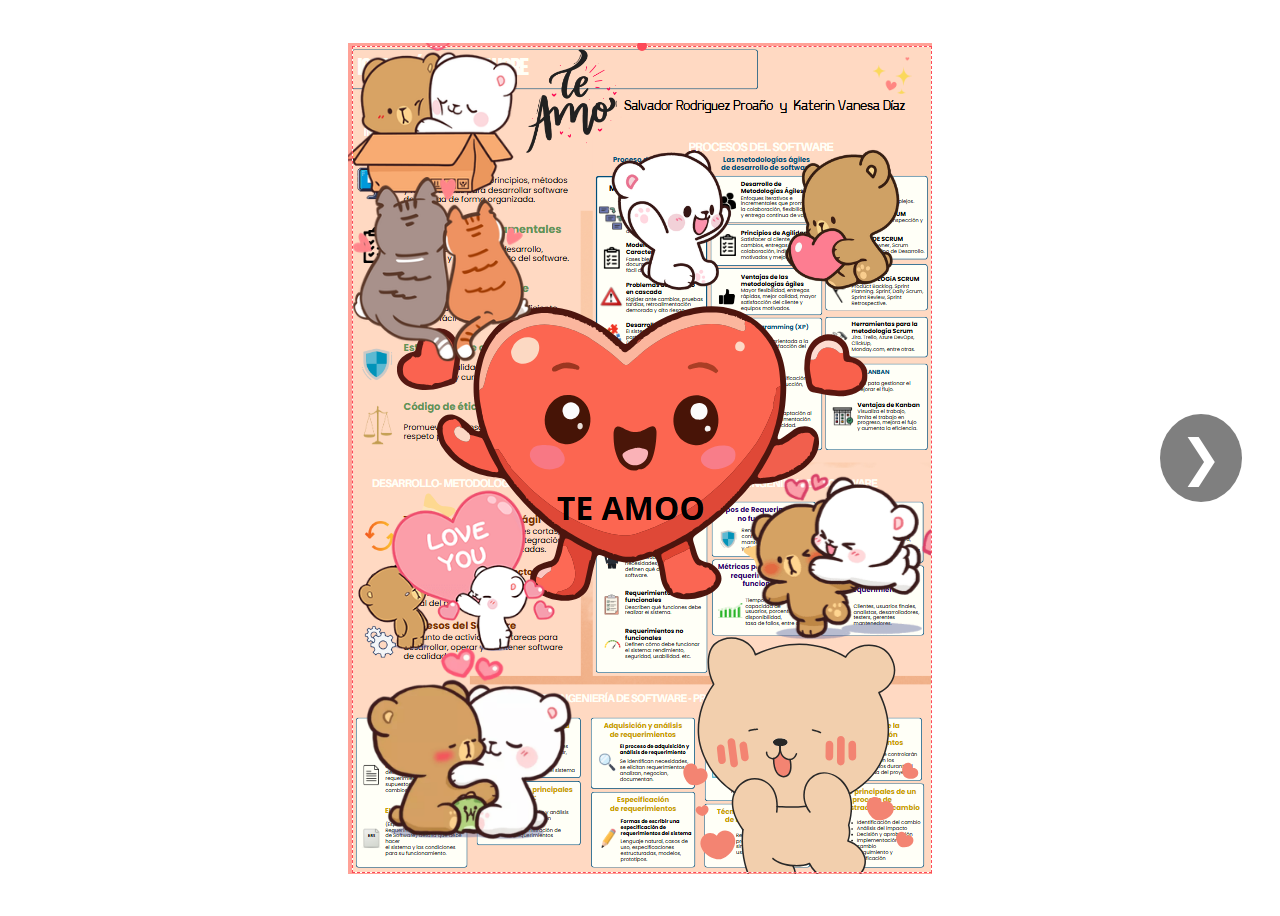
<file: index.html>
<!DOCTYPE html>
<html lang="es">
<head>
<meta charset="UTF-8">
<meta name="viewport" content="width=device-width, initial-scale=1.0">
<title>Portada</title>
<link rel="stylesheet" href="portada.css">
</head>
<body>

<div class="portada">
    <img src="img\image.png" alt="portada">

    <a href="contenido.html" class="flecha">❯</a>
</div>

</body>
</html>
</file>
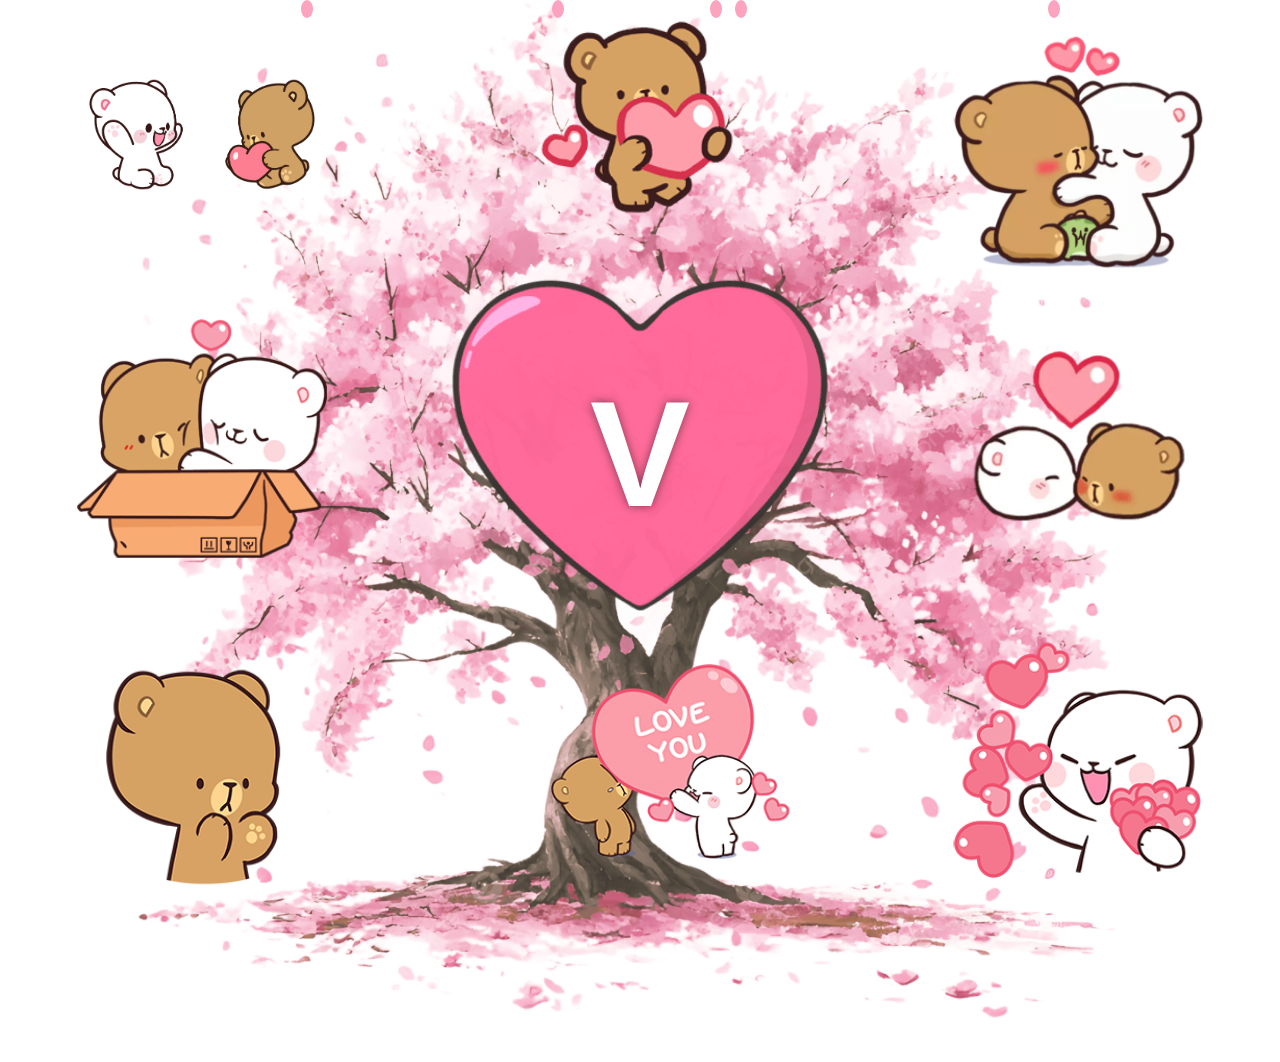
<file: contenido.html>
<!DOCTYPE html>
<html lang="es">
<head>
<meta charset="UTF-8">
<meta name="viewport" content="width=device-width, initial-scale=1.0">
<title>Árbol de Cerezo Animado</title>
<link href="https://fonts.googleapis.com/css2?family=Poppins:wght@500&display=swap" rel="stylesheet">
<link rel="stylesheet" href="style.css">
</head>
<body>

<div class="tree"></div>
<div class="bears"></div>

<div class="center">
    <div class="heart-container">
        <img src="img/corazon.webp" class="heart">

        <!-- texto fijo (la V) -->
        <h1 class="text-heart">V</h1>

        <!-- texto al pasar el mouse -->
        <div class="heart-text-hover">TE AMOO <Br>PRINCESAA</Br>👑💗✨ </div>
    </div>
</div>


<!-- 🐻 Ositos ahora como imagen HTML -->
<div class="img-container img1">
    <img src="img/milk-mocha.png">
    <div class="img-text">Desde que llegaste a mi vida, todo cambió de una forma que no puedo explicar, porque contigo aprendí lo que es la felicidad verdadera y ahora no imagino un solo día sin tenerte a mi lado✨💖</div>
</div>

<div class="img-container img2">
    <img src="img/2.png">
    <div class="img-text">No solo te amo por lo que eres, sino por cómo me haces sentir, porque contigo quiero construir un futuro, formar una familia y ver crecer juntos todos nuestros sueños.✨💖</div>
</div>

<div class="img-container img3">
    <img src="img/3.png">
    <div class="img-text">Eres la persona con la que quiero todo en esta vida, desde los momentos más simples hasta los más importantes, porque a tu lado todo tiene sentido.✨💖</div>
</div>

<div class="img-container img4">
    <img src="img/4.webp">
    <div class="img-text">Sueño con un mañana donde estemos juntos, donde tengamos hijos, un hogar y una vida llena de amor, porque no hay nadie más con quien quisiera vivir eso que no seas tú.✨💖🧑‍🧑‍🧒‍🧒</div>
</div>

<div class="img-container img5">
    <img src="img/5.png">
    <div class="img-text">Quiero que sepas que eres la única persona que quiero en mi vida, que no necesito a nadie más, porque contigo tengo todo lo que siempre soñé.✨💖</div>
</div>

<div class="img-container img6">
    <img src="img/6.png">
    <div class="img-text">A veces me pongo a pensar en el futuro y en todos los planes que quiero cumplir, y en cada uno de ellos siempre estás tú, porque eres mi presente y todo lo que quiero para mi mañana.✨💖</div>
</div>

<div class="img-container img7">
    <img src="img/7.png">
    <div class="img-text">No te vayas nunca de mi vida, porque contigo encontré paz, amor y felicidad, y no hay nada que me dé más miedo que imaginar un mundo sin ti.✨💖</div>
</div>

<div class="img-container img9">
    <img src="img/9.png">
    <div class="img-text">Te amo de una forma tan profunda que no se puede explicar con palabras, porque no solo eres mi novia, eres mi hogar, mi tranquilidad y la persona con la que quiero pasar el resto de mi vida.✨💖</div>
</div>

<script src="script.js"></script>
</body>
</html>
</file>
<file: portada.css>
/* flecha derecha */
.flecha {
    position: absolute;
    top: 50%;
    right: 30px;
    transform: translateY(-50%);
    
    font-size: 50px;
    color: white;
    text-decoration: none;

    background: rgba(0,0,0,0.5);
    padding: 15px 20px;
    border-radius: 50%;

    transition: 0.3s;
}

/* efecto hover */
.flecha:hover {
    background: rgba(0,0,0,0.8);
    transform: translateY(-50%) scale(1.2);
}

.portada {
    position: relative;
    width: 100%;
    height: 100vh;

    display: flex;
    justify-content: center;  /* centra horizontal */
    align-items: center;      /* centra vertical */
}

/* imagen */
.portada img {
    max-width: 100%;
    max-height: 100%;
    object-fit: contain; /* 🔥 mantiene proporción sin cortar */
}
</file>
<file: style.css>
body {
    margin: 0;
    overflow: hidden;
    font-family: Arial, sans-serif;
    text-align: center;
    background: linear-gradient(
        to bottom,
        #6ec6ff 0%,   /* azul cielo arriba */
        #9be7ff 40%,  /* celeste claro */
        #d6f5ff 70%,  /* casi blanco */
        #ffffff 100%  /* horizonte */
    );
}

body::before {
    content: "";
    position: absolute;
    width: 100%;
    height: 100%;
    background: radial-gradient(circle at 20% 30%, rgba(255,255,255,0.6) 0%, transparent 60%),
                radial-gradient(circle at 80% 20%, rgba(255,255,255,0.5) 0%, transparent 60%),
                radial-gradient(circle at 50% 60%, rgba(255,255,255,0.4) 0%, transparent 70%);
    z-index: 0;
}

/* 🌸 Árbol */
.tree {
    position: absolute;
    bottom: -18%;
    left: 50%;
    transform: translateX(-50%);
    width: 1100px;
    height: 1100px;
    background: url('img/tree.png') no-repeat center/contain;
    opacity: 0.8; /* 👈 más opaco */
}

@keyframes swayTree {
    0% { transform: translateX(-50%) rotate(0deg); }
    50% { transform: translateX(-50%) rotate(2deg); }
    100% { transform: translateX(-50%) rotate(0deg); }
}

/* 💖 Centro */
.center {
    position: absolute;
    top: 50%;
    left: 50%;
    transform: translate(-50%, -50%);
    z-index: 2;
}

.heart {
    width: 380px; /* antes 350px */
    display: block;
    opacity: 0.98; /* 👈 más opaco */
}

@keyframes heartbeat {
    0% { transform: scale(1); }
    20% { transform: scale(1.12); }
    40% { transform: scale(1); }
    60% { transform: scale(1.18); }
    100% { transform: scale(1); }
}

.heart-container {
    position: relative;
    display: inline-block;
    animation: heartbeat 2.8s infinite; /* ahora aquí */
}

.text-heart {
    position: absolute;
    top: 25%;
    left: 50%;
    transform: translate(-50%, -50%);
    color: white;
    font-size: 150px; /* antes 22px */
    text-align: center;
    width: 80%;
    font-weight: bold;
    text-shadow: 0 0 10px rgba(0,0,0,0.5);
    .text-heart {
    font-family: 'Great Vibes', cursive;
}
}

@keyframes fade {
    0% { opacity: 0.6; }
    100% { opacity: 1; }
}

/* 🐻 Imágenes alrededor */
.img {
    position: absolute;
    width: 250px; /* un poco más grandes */
    animation: float 4s ease-in-out infinite;
    z-index: 2;
}

/* distribución más ordenada alrededor del corazón */
.img1 { top: 8%; left: 6%; }
.img2 { top: 3%; right: 6%; }

.img3 { top: 35%; left: 6%; }
.img4 { top: 35%; right: 6%; }

.img5 { bottom: -1%; left: 6%; }
.img6 { bottom: 2%; right: 6%; }

.img7 { bottom: 1%; left: 43%; }

.img9 { top: -1%; left: 40%; }

@keyframes float {
    0% { transform: translateY(0); }
    50% { transform: translateY(-15px); }
    100% { transform: translateY(0); }
}

/* 🌸 Pétalos */
.petal {
    position: absolute;
    width: 12px;
    height: 18px;
    background: #fc9ebd; /* rosa más fuerte */
    border-radius: 50%;
    opacity: 0.95; /* más sólido */
    animation: fall linear infinite;
    z-index: 0;
}

@keyframes fall {
    0% {
        transform: translateY(-50px) translateX(0) rotate(0deg);
        opacity: 1;
    }
    100% {
        transform: translateY(100vh) translateX(80px) rotate(360deg);
        opacity: 0;
    }
}

.img-container {
    position: absolute;
    width: 250px;
    animation: float 4s ease-in-out infinite;
    z-index: 2;
}

.img-container img {
    width: 100%;
    border-radius: 15px;
}

/* texto oculto */
.img-text {
    position: absolute;
    top: 0;
    left: 0;
    width: 100%;
    height: 100%;
    background: rgba(0, 0, 0, 0.85);        
    color: white;
    display: flex;
    justify-content: center;
    align-items: center;
    text-align: center;

    opacity: 0;
    transition: 0.4s ease;
    border-radius: 15px;
    padding: 10px;
    font-family: 'Poppins', sans-serif;

}

/* aparece al pasar mouse */
.img-container:hover .img-text {
    opacity: 1;
}

/* texto oculto en el corazón */
.heart-text-hover {
    position: absolute;
    top:30px;
    left: 40px;
    width: 70%;
    height: 70%;
    background: rgba(0, 0, 0, 0.85);
    color: white;

    display: flex;
    justify-content: center;
    align-items: center;
    text-align: center;

    opacity: 0;
    transition: 0.4s ease;
    border-radius: 20px;
    padding: 20px;
    font-family: 'Great Vibes', cursive;
    font-size: 32px;
}

/* mostrar al pasar el mouse */
.heart-container:hover .heart-text-hover {
    opacity: 1;
}
</file>
